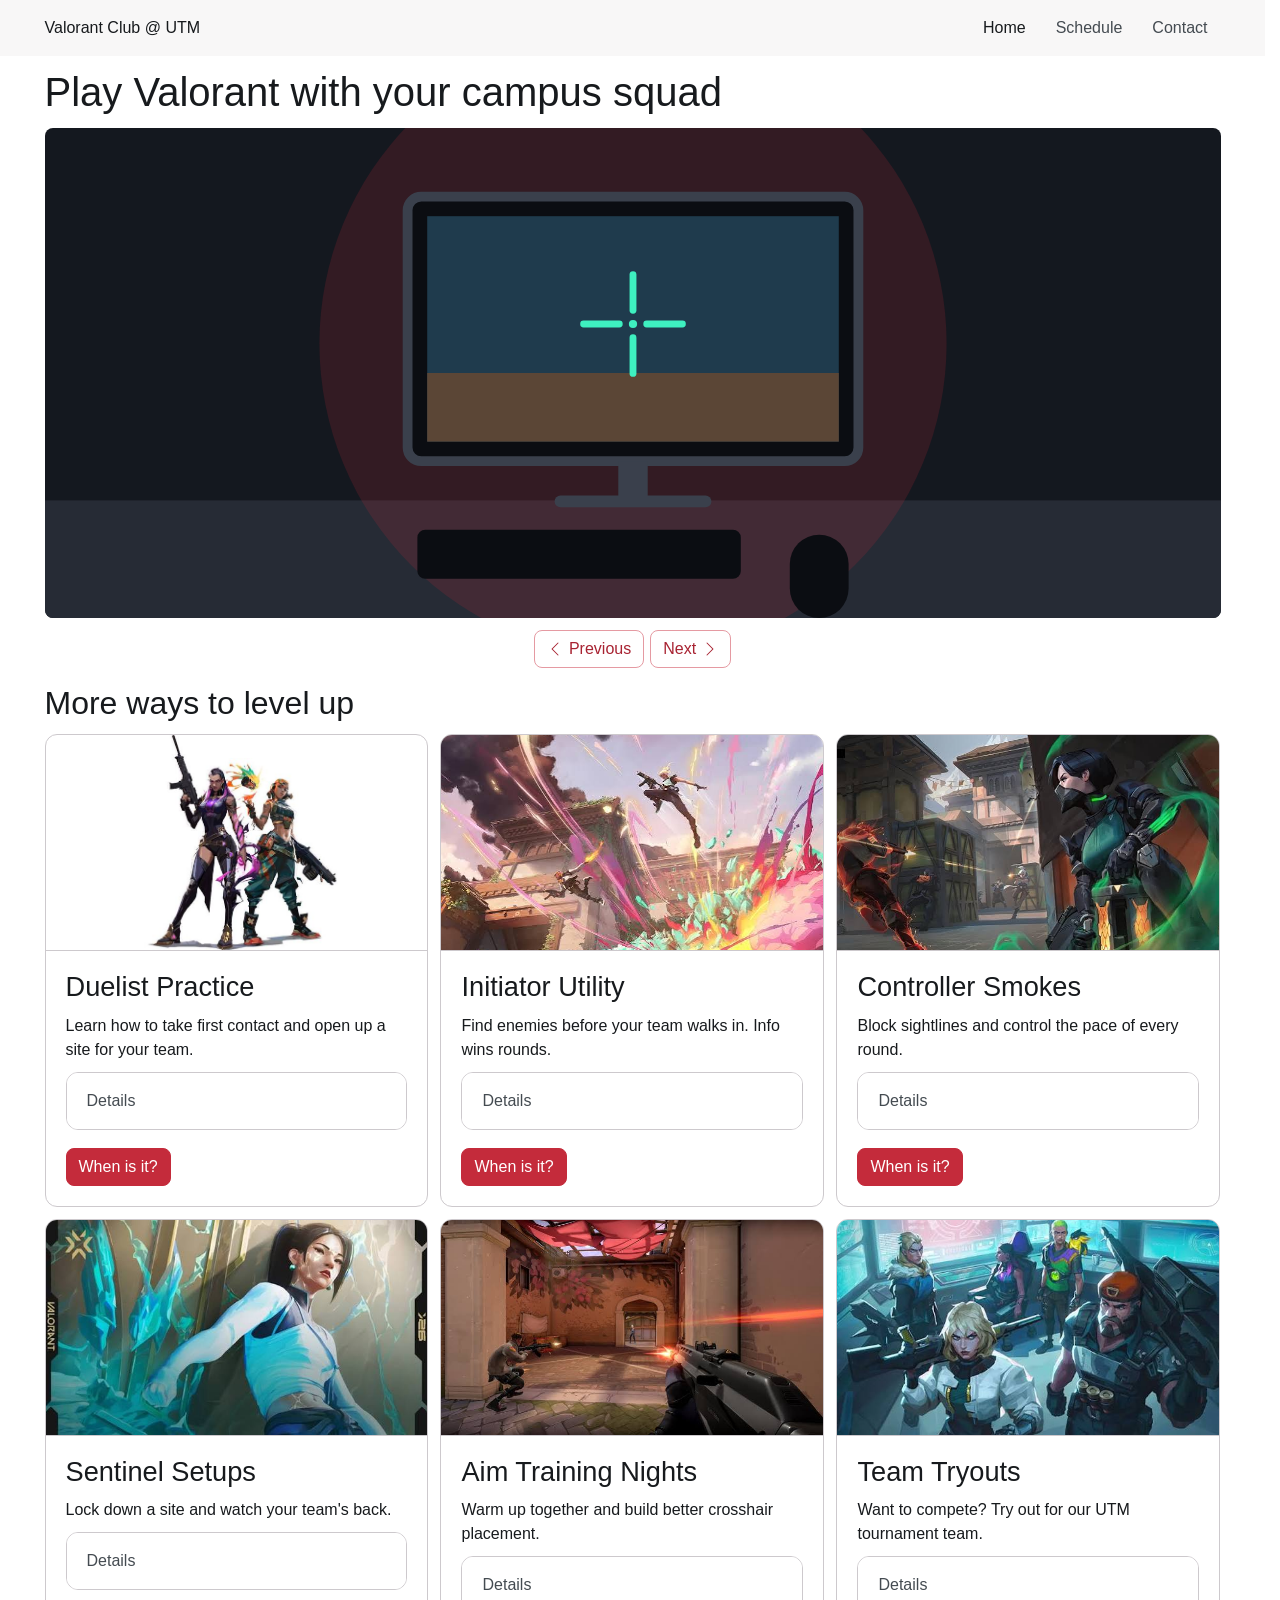
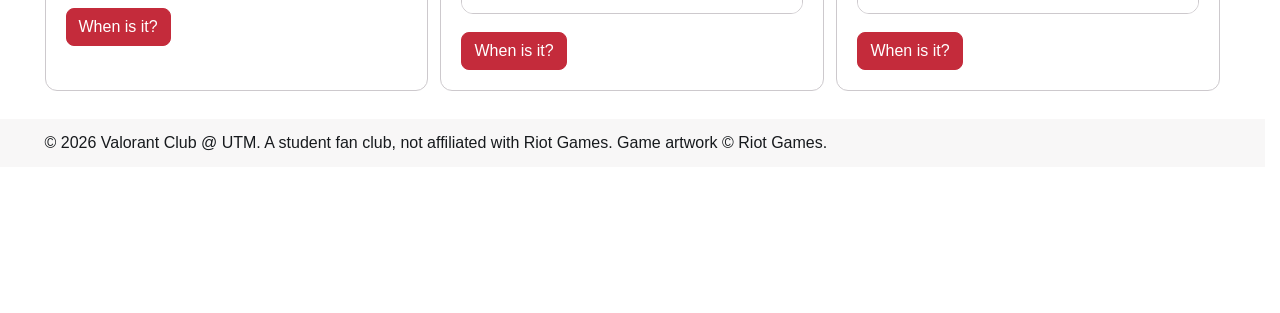
<file: index.html>
<!DOCTYPE html>
<html lang="en">
<head>
  <meta charset="utf-8">
  <meta name="viewport" content="width=device-width, initial-scale=1">
  <title>Valorant Club @ UTM | Home</title>
  <link rel="icon" href="images/favicon.svg" type="image/svg+xml">
  <link rel="stylesheet" href="css/bootstrap.min.css">
  <link rel="stylesheet" href="css/style.css">
</head>
<body>

  <header>
    <nav class="navbar md:navbar-expand bg-1" aria-label="Main navigation">
      <div class="container">
        <a class="navbar-brand" href="index.html">Valorant Club @ UTM</a>
        <button class="btn navbar-toggler" type="button" data-bs-toggle="drawer" data-bs-target="#siteMenu" aria-label="Open menu">
          <span class="navbar-toggler-icon"></span>
        </button>
        <dialog class="md:drawer drawer-end" id="siteMenu" aria-labelledby="siteMenuTitle">
          <div class="drawer-header">
            <p class="drawer-title" id="siteMenuTitle">Menu</p>
            <button type="button" class="btn-close" data-bs-dismiss="drawer" aria-label="Close menu"></button>
          </div>
          <div class="drawer-body">
            <ul class="navbar-nav md:ms-auto">
              <li class="nav-item"><a class="nav-link active" aria-current="page" href="index.html">Home</a></li>
              <li class="nav-item"><a class="nav-link" href="#">Schedule</a></li>
              <li class="nav-item"><a class="nav-link" href="contact.html">Contact</a></li>
            </ul>
          </div>
        </dialog>
      </div>
    </nav>
  </header>

  <main>
    <div class="container py-4">
      <h1 class="mb-4">Play Valorant with your campus squad</h1>

      <div class="carousel mb-5" id="heroCarousel" aria-label="Valorant Club @ UTM highlights">
        <div class="carousel-inner">
          <div class="carousel-item active">
            <img src="images/slide-setup.svg" class="d-block w-100 h-auto rounded" alt="A gaming desk with a monitor showing a green crosshair in a dark room">
          </div>
          <div class="carousel-item">
            <img src="images/slide-scrim.svg" class="d-block w-100 h-auto rounded" alt="A top-down strategy map with a red A site, a blue B site and player dots">
          </div>
          <div class="carousel-item">
            <img src="images/slide-watch.svg" class="d-block w-100 h-auto rounded" alt="Club members watching a grand final on a big screen with the score at 12 to 11">
          </div>
        </div>
        <div class="d-flex justify-content-center gap-2">
          <button class="btn btn-outline theme-primary" type="button" data-bs-target="#heroCarousel" data-bs-slide="prev">
            <span class="carousel-icon-prev" aria-hidden="true"></span>
            Previous
          </button>
          <button class="btn btn-outline theme-primary" type="button" data-bs-target="#heroCarousel" data-bs-slide="next">
            Next
            <span class="carousel-icon-next" aria-hidden="true"></span>
          </button>
        </div>
      </div>

      <h2 class="mb-4">More ways to level up</h2>
      <div class="row g-4">

        <div class="col-12 md:col-6 lg:col-4">
          <div class="card h-100">
            <img src="images/duelists.jpg" class="card-img-top ratio-16x9 object-fit-contain" alt="Reyna and Raze standing side by side holding their weapons">
            <div class="card-body">
              <h3 class="card-title">Duelist Practice</h3>
              <p class="card-text">Learn how to take first contact and open up a site for your team.</p>
              <div class="accordion mb-3">
                <details class="accordion-item">
                  <summary class="accordion-header">Details</summary>
                  <div class="accordion-body">We practise entry timing with agents like Jett, Reyna and Phoenix. You will learn when to push and when to wait for your team's utility.</div>
                </details>
              </div>
              <button type="button" class="btn btn-solid theme-primary" data-bs-toggle="dialog" data-bs-target="#dialogDuelist">When is it?</button>
            </div>
          </div>
          <dialog class="dialog" id="dialogDuelist" aria-labelledby="dialogDuelistTitle">
            <div class="dialog-header">
              <h4 class="dialog-title" id="dialogDuelistTitle">Duelist Practice</h4>
              <button type="button" class="btn-close" data-bs-dismiss="dialog" aria-label="Close"></button>
            </div>
            <div class="dialog-body">
              <p>Duelist practice runs every Monday from 6 to 8 pm in the UTM esports lab.</p>
            </div>
            <div class="dialog-footer">
              <button type="button" class="btn btn-solid theme-primary" data-bs-dismiss="dialog">Close</button>
            </div>
          </dialog>
        </div>

        <div class="col-12 md:col-6 lg:col-4">
          <div class="card h-100">
            <img src="images/initiator.jpg" class="card-img-top ratio-16x9 object-fit-cover" alt="Jett leaping over a colourful explosion while Phoenix throws fire on a rooftop">
            <div class="card-body">
              <h3 class="card-title">Initiator Utility</h3>
              <p class="card-text">Find enemies before your team walks in. Info wins rounds.</p>
              <div class="accordion mb-3">
                <details class="accordion-item">
                  <summary class="accordion-header">Details</summary>
                  <div class="accordion-body">We go over recon and flash timing with agents like Sova, Skye and Fade, so your duelist always has the info they need.</div>
                </details>
              </div>
              <button type="button" class="btn btn-solid theme-primary" data-bs-toggle="dialog" data-bs-target="#dialogInitiator">When is it?</button>
            </div>
          </div>
          <dialog class="dialog" id="dialogInitiator" aria-labelledby="dialogInitiatorTitle">
            <div class="dialog-header">
              <h4 class="dialog-title" id="dialogInitiatorTitle">Initiator Utility</h4>
              <button type="button" class="btn-close" data-bs-dismiss="dialog" aria-label="Close"></button>
            </div>
            <div class="dialog-body">
              <p>Initiator sessions are on Tuesdays from 6 to 8 pm. Bring headphones so you can hear the callouts.</p>
            </div>
            <div class="dialog-footer">
              <button type="button" class="btn btn-solid theme-primary" data-bs-dismiss="dialog">Close</button>
            </div>
          </dialog>
        </div>

        <div class="col-12 md:col-6 lg:col-4">
          <div class="card h-100">
            <img src="images/controller_smokes.jpg" class="card-img-top ratio-16x9 object-fit-cover" alt="Viper crouching behind a crate with green toxic smoke while a fight happens in the courtyard">
            <div class="card-body">
              <h3 class="card-title">Controller Smokes</h3>
              <p class="card-text">Block sightlines and control the pace of every round.</p>
              <div class="accordion mb-3">
                <details class="accordion-item">
                  <summary class="accordion-header">Details</summary>
                  <div class="accordion-body">We learn the standard smoke spots on Ascent, Bind and Haven with agents like Omen, Brimstone and Astra.</div>
                </details>
              </div>
              <button type="button" class="btn btn-solid theme-primary" data-bs-toggle="dialog" data-bs-target="#dialogController">When is it?</button>
            </div>
          </div>
          <dialog class="dialog" id="dialogController" aria-labelledby="dialogControllerTitle">
            <div class="dialog-header">
              <h4 class="dialog-title" id="dialogControllerTitle">Controller Smokes</h4>
              <button type="button" class="btn-close" data-bs-dismiss="dialog" aria-label="Close"></button>
            </div>
            <div class="dialog-body">
              <p>Controller practice is on Wednesdays from 6 to 8 pm. New players are welcome.</p>
            </div>
            <div class="dialog-footer">
              <button type="button" class="btn btn-solid theme-primary" data-bs-dismiss="dialog">Close</button>
            </div>
          </dialog>
        </div>

        <div class="col-12 md:col-6 lg:col-4">
          <div class="card h-100">
            <img src="images/sentinel_setup.jpg" class="card-img-top ratio-16x9 object-fit-cover" alt="Sage leaning against a wall of glowing teal ice crystals">
            <div class="card-body">
              <h3 class="card-title">Sentinel Setups</h3>
              <p class="card-text">Lock down a site and watch your team's back.</p>
              <div class="accordion mb-3">
                <details class="accordion-item">
                  <summary class="accordion-header">Details</summary>
                  <div class="accordion-body">We share simple trap and wall setups for Killjoy, Cypher and Sage that are easy to learn and hard to get past.</div>
                </details>
              </div>
              <button type="button" class="btn btn-solid theme-primary" data-bs-toggle="dialog" data-bs-target="#dialogSentinel">When is it?</button>
            </div>
          </div>
          <dialog class="dialog" id="dialogSentinel" aria-labelledby="dialogSentinelTitle">
            <div class="dialog-header">
              <h4 class="dialog-title" id="dialogSentinelTitle">Sentinel Setups</h4>
              <button type="button" class="btn-close" data-bs-dismiss="dialog" aria-label="Close"></button>
            </div>
            <div class="dialog-body">
              <p>Sentinel sessions are on Thursdays from 6 to 8 pm in the esports lab.</p>
            </div>
            <div class="dialog-footer">
              <button type="button" class="btn btn-solid theme-primary" data-bs-dismiss="dialog">Close</button>
            </div>
          </dialog>
        </div>

        <div class="col-12 md:col-6 lg:col-4">
          <div class="card h-100">
            <img src="images/aim_training.jpg" class="card-img-top ratio-16x9 object-fit-cover" alt="First-person view of a player firing a rifle at an enemy in a sunny courtyard">
            <div class="card-body">
              <h3 class="card-title">Aim Training Nights</h3>
              <p class="card-text">Warm up together and build better crosshair placement.</p>
              <div class="accordion mb-3">
                <details class="accordion-item">
                  <summary class="accordion-header">Details</summary>
                  <div class="accordion-body">We start in the Range, then play Deathmatch as a group. Volunteers can help you pick a sensitivity that feels right.</div>
                </details>
              </div>
              <button type="button" class="btn btn-solid theme-primary" data-bs-toggle="dialog" data-bs-target="#dialogAim">When is it?</button>
            </div>
          </div>
          <dialog class="dialog" id="dialogAim" aria-labelledby="dialogAimTitle">
            <div class="dialog-header">
              <h4 class="dialog-title" id="dialogAimTitle">Aim Training Nights</h4>
              <button type="button" class="btn-close" data-bs-dismiss="dialog" aria-label="Close"></button>
            </div>
            <div class="dialog-body">
              <p>Aim nights are every Friday from 5 to 7 pm. All ranks, from Iron to Radiant, can join.</p>
            </div>
            <div class="dialog-footer">
              <button type="button" class="btn btn-solid theme-primary" data-bs-dismiss="dialog">Close</button>
            </div>
          </dialog>
        </div>

        <div class="col-12 md:col-6 lg:col-4">
          <div class="card h-100">
            <img src="images/team_tryouts.jpg" class="card-img-top ratio-16x9 object-fit-cover" alt="A team of agents gathered in a briefing room full of glowing screens, ready for a mission">
            <div class="card-body">
              <h3 class="card-title">Team Tryouts</h3>
              <p class="card-text">Want to compete? Try out for our UTM tournament team.</p>
              <div class="accordion mb-3">
                <details class="accordion-item">
                  <summary class="accordion-header">Details</summary>
                  <div class="accordion-body">Tryouts include two scrim matches and a short chat about teamwork. We look at communication as much as aim.</div>
                </details>
              </div>
              <button type="button" class="btn btn-solid theme-primary" data-bs-toggle="dialog" data-bs-target="#dialogTryouts">When is it?</button>
            </div>
          </div>
          <dialog class="dialog" id="dialogTryouts" aria-labelledby="dialogTryoutsTitle">
            <div class="dialog-header">
              <h4 class="dialog-title" id="dialogTryoutsTitle">Team Tryouts</h4>
              <button type="button" class="btn-close" data-bs-dismiss="dialog" aria-label="Close"></button>
            </div>
            <div class="dialog-body">
              <p>Tryouts are on Online!</p>
            </div>
            <div class="dialog-footer">
              <button type="button" class="btn btn-solid theme-primary" data-bs-dismiss="dialog">Close</button>
            </div>
          </dialog>
        </div>

      </div>
    </div>
  </main>

  <footer class="bg-1 py-4 mt-5">
    <div class="container">
      <p class="mb-0">&copy; 2026 Valorant Club @ UTM. A student fan club, not affiliated with Riot Games. Game artwork &copy; Riot Games.</p>
    </div>
  </footer>

  <script type="module" src="js/bootstrap.bundle.min.js"></script>
</body>
</html>
</file>
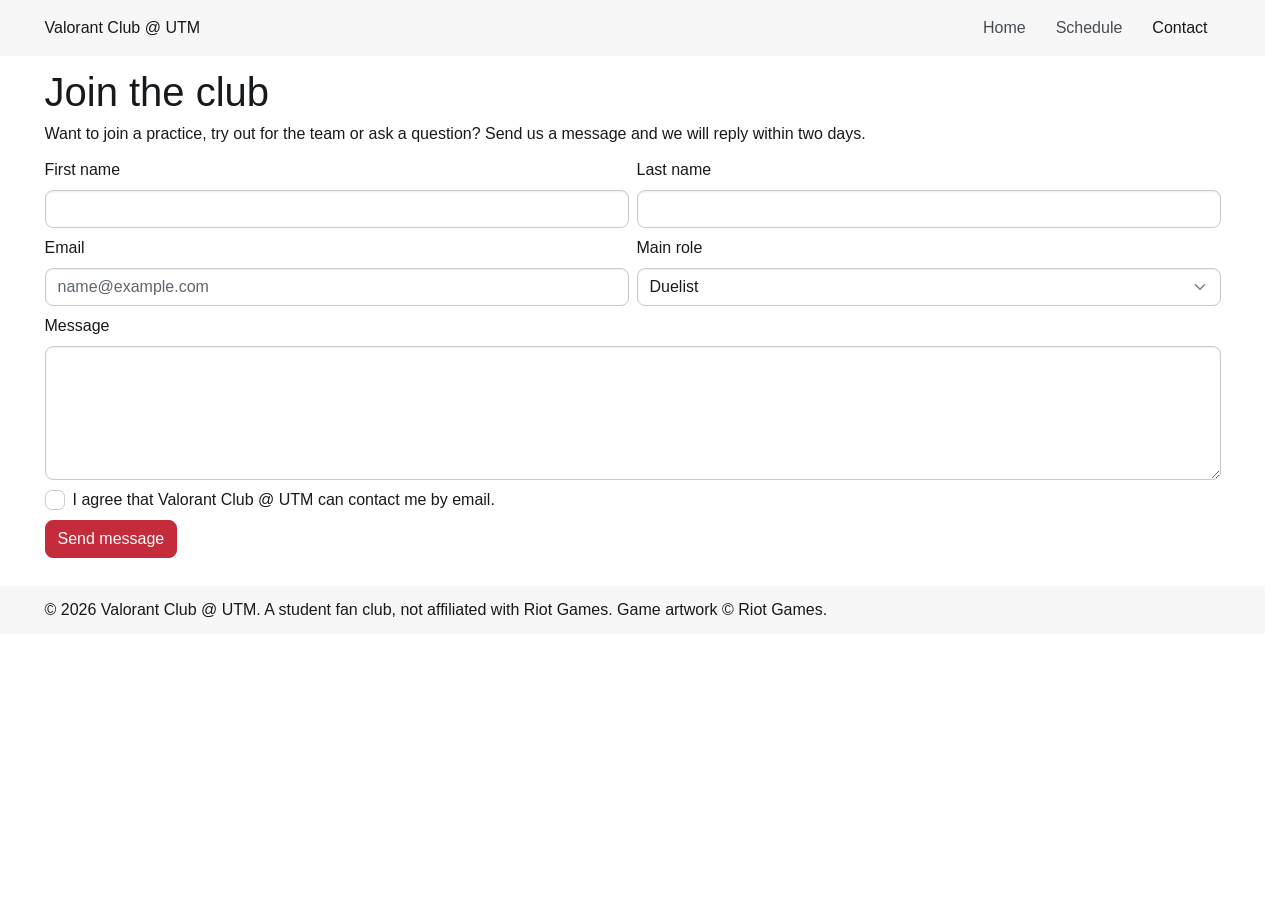
<file: contact.html>
<!DOCTYPE html>
<html lang="en">
<head>
  <meta charset="utf-8">
  <meta name="viewport" content="width=device-width, initial-scale=1">
  <title>Contact | Valorant Club @ UTM</title>
  <link rel="icon" href="images/favicon.svg" type="image/svg+xml">
  <link rel="stylesheet" href="css/bootstrap.min.css">
  <link rel="stylesheet" href="css/style.css">
</head>
<body>

  <header>
    <nav class="navbar md:navbar-expand bg-1" aria-label="Main navigation">
      <div class="container">
        <a class="navbar-brand" href="index.html">Valorant Club @ UTM</a>
        <button class="btn navbar-toggler" type="button" data-bs-toggle="drawer" data-bs-target="#siteMenu" aria-label="Open menu">
          <span class="navbar-toggler-icon"></span>
        </button>
        <dialog class="md:drawer drawer-end" id="siteMenu" aria-labelledby="siteMenuTitle">
          <div class="drawer-header">
            <p class="drawer-title" id="siteMenuTitle">Menu</p>
            <button type="button" class="btn-close" data-bs-dismiss="drawer" aria-label="Close menu"></button>
          </div>
          <div class="drawer-body">
            <ul class="navbar-nav md:ms-auto">
              <li class="nav-item"><a class="nav-link" href="index.html">Home</a></li>
              <li class="nav-item"><a class="nav-link" href="#">Schedule</a></li>
              <li class="nav-item"><a class="nav-link active" aria-current="page" href="contact.html">Contact</a></li>
            </ul>
          </div>
        </dialog>
      </div>
    </nav>
  </header>

  <main>
    <div class="container py-4">
      <h1>Join the club</h1>
      <p class="mb-4">Want to join a practice, try out for the team or ask a question? Send us a message and we will reply within two days.</p>

      <form action="#" method="post">
        <div class="row g-3">

          <div class="col-12 md:col-6">
            <div class="form-field">
              <label for="firstName" class="form-label">First name</label>
              <input type="text" class="form-control" id="firstName" name="firstName" required>
            </div>
          </div>

          <div class="col-12 md:col-6">
            <div class="form-field">
              <label for="lastName" class="form-label">Last name</label>
              <input type="text" class="form-control" id="lastName" name="lastName" required>
            </div>
          </div>

          <div class="col-12 md:col-6">
            <div class="form-field">
              <label for="email" class="form-label">Email</label>
              <input type="email" class="form-control" id="email" name="email" placeholder="name@example.com" required>
            </div>
          </div>

          <div class="col-12 md:col-6">
            <div class="form-field">
              <label for="role" class="form-label">Main role</label>
              <select class="form-control" id="role" name="role">
                <option value="duelist">Duelist</option>
                <option value="initiator">Initiator</option>
                <option value="controller">Controller</option>
                <option value="sentinel">Sentinel</option>
              </select>
            </div>
          </div>

          <div class="col-12">
            <div class="form-field">
              <label for="message" class="form-label">Message</label>
              <textarea class="form-control" id="message" name="message" rows="5" required></textarea>
            </div>
          </div>

          <div class="col-12">
            <div class="form-field">
              <input type="checkbox" class="check" id="consent" name="consent" required>
              <label for="consent">I agree that Valorant Club @ UTM can contact me by email.</label>
            </div>
          </div>

          <div class="col-12">
            <button type="submit" class="btn btn-solid theme-primary">Send message</button>
          </div>

        </div>
      </form>
    </div>
  </main>

  <footer class="bg-1 py-4 mt-5">
    <div class="container">
      <p class="mb-0">&copy; 2026 Valorant Club @ UTM. A student fan club, not affiliated with Riot Games. Game artwork &copy; Riot Games.</p>
    </div>
  </footer>

  <script type="module" src="js/bootstrap.bundle.min.js"></script>
</body>
</html>
</file>
<file: css/style.css>
:root {
  --bs-primary-base: #c42b3b;
  --bs-primary-bg: #c42b3b;
  --bs-primary-fg: #a82332;
  --bs-primary-fg-emphasis: #741722;
  --bs-primary-bg-subtle: #fbe7e9;
  --bs-primary-bg-muted: #f5c6cb;
  --bs-primary-border: #e59aa2;
  --bs-primary-focus-ring: #ec9aa3;
  --bs-primary-contrast: #ffffff;
}

.btn-solid.theme-primary {
  --bs-btn-bg: #c42b3b;
  --bs-btn-border-color: #c42b3b;
  --bs-btn-color: #ffffff;
  --bs-btn-hover-bg: #a82332;
  --bs-btn-hover-border-color: #a82332;
  --bs-btn-hover-color: #ffffff;
  --bs-btn-active-bg: #8c1d2a;
  --bs-btn-active-border-color: #8c1d2a;
}
</file>
